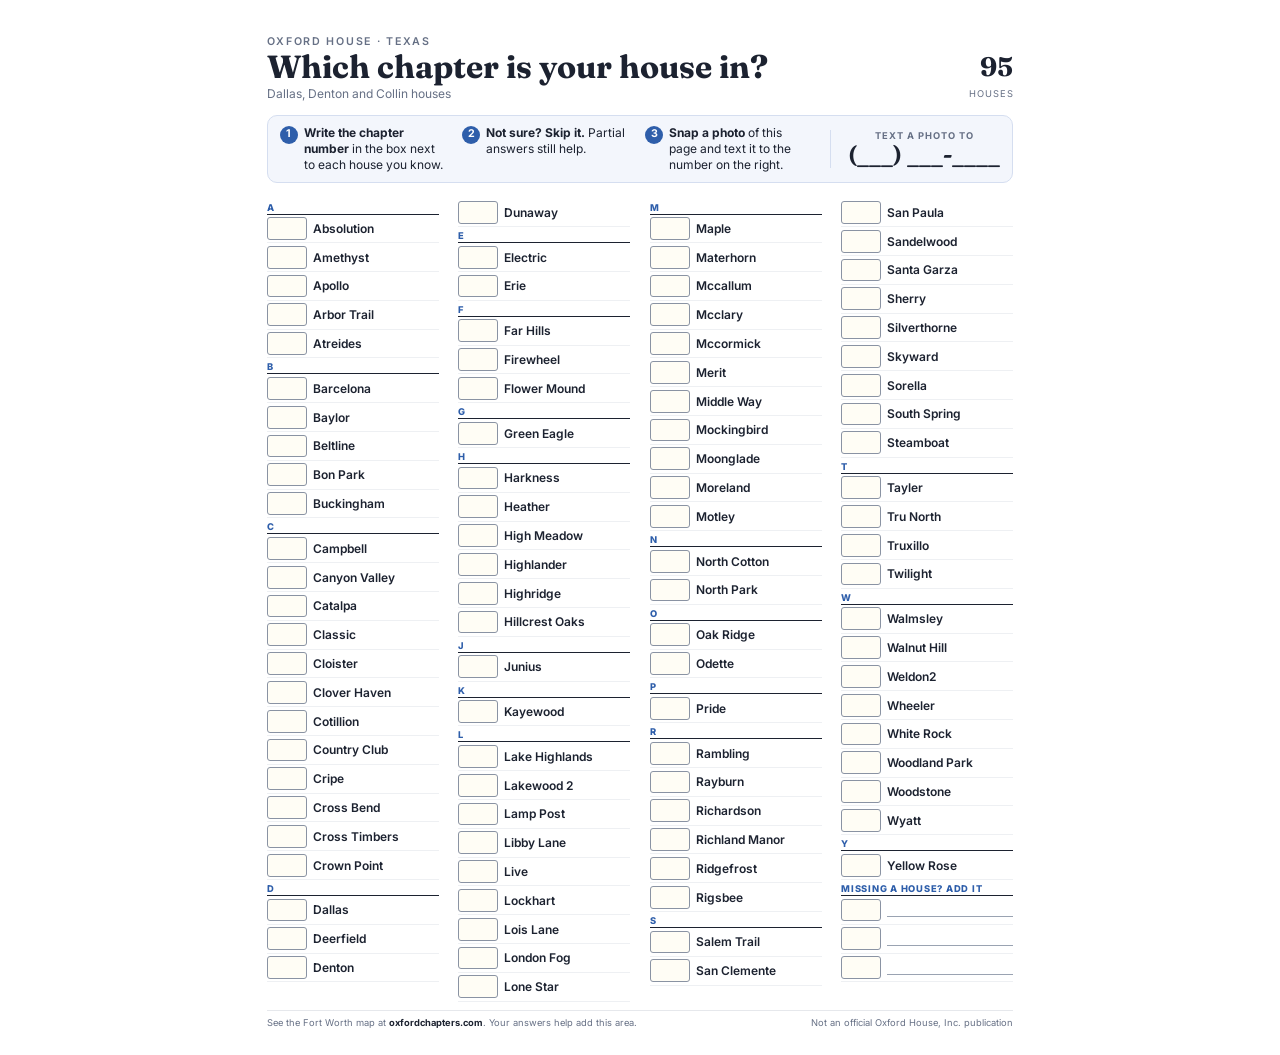
<file: meetup.html>
<!doctype html>
<html lang="en">
<head>
  <meta charset="utf-8">
  <meta name="viewport" content="width=device-width, initial-scale=1">
  <title>Chapter Sign-in Sheet</title>
  <!-- One-page paper sheet for meetups: just house names (A–Z) with a box for each chapter number.
       The "text a photo to" number is passed in the URL (?text=5551234567) so it never lives in the repo. -->
  <link rel="preconnect" href="https://fonts.googleapis.com">
  <link rel="preconnect" href="https://fonts.gstatic.com" crossorigin>
  <link href="https://fonts.googleapis.com/css2?family=Fraunces:opsz,wght@9..144,600;9..144,700&family=Inter:wght@400;500;600;700;800&display=swap" rel="stylesheet">
  <style>
    @page { size: letter; margin: 0; }
    :root { --ink: #1c2230; --muted: #667085; --line: #e6e8ec; --accent: #2e5eaa; --rowh: 0.3in; }
    * { box-sizing: border-box; }
    html, body { margin: 0; background: #fff; }
    body { font-family: Inter, system-ui, sans-serif; color: var(--ink); -webkit-print-color-adjust: exact; print-color-adjust: exact; }
    .page {
      width: 8.5in; height: 10.99in; padding: 0.36in 0.36in 0.28in; margin: 0 auto;
      display: flex; flex-direction: column; overflow: hidden;
    }
    header { display: flex; justify-content: space-between; align-items: flex-end; gap: 0.2in; }
    .eyebrow { font-size: 8pt; font-weight: 600; letter-spacing: .16em; text-transform: uppercase; color: var(--muted); }
    h1 { font-family: Fraunces, Georgia, serif; font-weight: 700; font-size: 24pt; line-height: 1.05; margin: 2px 0 0; }
    .sub { font-size: 9pt; color: var(--muted); margin-top: 3px; }
    .stat { text-align: right; }
    .stat b { display: block; font-family: Fraunces, Georgia, serif; font-size: 20pt; line-height: 1; }
    .stat span { font-size: 7pt; color: var(--muted); text-transform: uppercase; letter-spacing: .1em; }

    .how {
      margin-top: 0.14in; display: grid; grid-template-columns: 1fr auto; gap: 0.18in; align-items: center;
      background: #f3f6fc; border: 1px solid #d5def0; border-radius: 10px; padding: 9px 12px;
    }
    .steps { display: flex; gap: 0.16in; font-size: 9pt; line-height: 1.35; }
    .step { display: flex; gap: 6px; align-items: flex-start; flex: 1; }
    .step b.num {
      flex: none; width: 18px; height: 18px; border-radius: 50%; background: var(--accent); color: #fff;
      font-size: 8pt; display: flex; align-items: center; justify-content: center; margin-top: 1px;
    }
    .send { text-align: center; border-left: 1px solid #d5def0; padding-left: 0.18in; }
    .send small { display: block; font-size: 7pt; font-weight: 700; letter-spacing: .1em; text-transform: uppercase; color: var(--muted); }
    .send .phone { font-family: Fraunces, Georgia, serif; font-size: 18pt; font-weight: 700; white-space: nowrap; line-height: 1.15; }

    .list { flex: 1; min-height: 0; margin-top: 0.16in; column-count: 4; column-gap: 0.2in; column-fill: auto; }
    .letter {
      break-after: avoid; break-inside: avoid; font-size: 7pt; font-weight: 800; color: var(--accent);
      letter-spacing: .08em; padding: 3px 0 1px; border-bottom: 1.4px solid var(--ink);
    }
    .row {
      break-inside: avoid; display: grid; grid-template-columns: 0.42in minmax(0, 1fr); column-gap: 6px;
      align-items: center; height: var(--rowh); border-bottom: 1px solid #eef0f3; font-size: 9pt;
    }
    .row .box { height: calc(var(--rowh) - 6px); border: 1px solid #8a93a3; border-radius: 3px; background: #fffdf5; }
    .row .name { font-weight: 600; white-space: nowrap; overflow: hidden; text-overflow: ellipsis; }
    .row .blank { border-bottom: 1px solid #9aa3b2; height: 14px; }

    footer { display: flex; justify-content: space-between; font-size: 7pt; color: var(--muted); margin-top: 0.08in; padding-top: 0.06in; border-top: 1px solid var(--line); }
    footer b { color: var(--ink); }
  </style>
</head>
<body>
  <div class="page">
    <header>
      <div>
        <div class="eyebrow">Oxford House · Texas</div>
        <h1>Which chapter is your house in?</h1>
        <div class="sub" id="subtitle"></div>
      </div>
      <div class="stat"><b id="n-houses">–</b><span>Houses</span></div>
    </header>

    <div class="how">
      <div class="steps">
        <div class="step"><b class="num">1</b><span><b>Write the chapter number</b> in the box next to each house you know.</span></div>
        <div class="step"><b class="num">2</b><span><b>Not sure? Skip it.</b> Partial answers still help.</span></div>
        <div class="step"><b class="num">3</b><span><b>Snap a photo</b> of this page and text it to the number on the right.</span></div>
      </div>
      <div class="send"><small>Text a photo to</small><div class="phone" id="phone">(___) ___-____</div></div>
    </div>

    <div class="list" id="list"></div>

    <footer>
      <span>See the Fort Worth map at <b>oxfordchapters.com</b>. Your answers help add this area.</span>
      <span>Not an official Oxford House, Inc. publication</span>
    </footer>
  </div>

  <script src="js/geo.js"></script>
  <script>
  (async () => {
    const esc = s => String(s ?? '').replace(/[&<>"']/g, c => ({ '&': '&amp;', '<': '&lt;', '>': '&gt;', '"': '&quot;', "'": '&#39;' }[c]));
    const params = new URLSearchParams(location.search);
    const digits = (params.get('text') || '').replace(/\D/g, '').replace(/^1(?=\d{10}$)/, '');
    if (digits.length === 10) document.getElementById('phone').textContent = `(${digits.slice(0, 3)}) ${digits.slice(3, 6)}-${digits.slice(6)}`;

    const { regions } = await fetch('data/regions.json').then(r => r.json());
    const region = regions.find(r => r.id === (params.get('region') || 'dallas-area')) || regions[0];
    const houses = Geo.parseCsv(await fetch(region.housesCsv).then(r => r.text()))
      .sort((a, b) => a.name.localeCompare(b.name));
    document.getElementById('subtitle').textContent = region.name.replace(/ · /g, ', ').replace(/, ([^,]+)$/, ' and $1') + ' houses';
    document.getElementById('n-houses').textContent = houses.length;

    // A–Z list with a small letter heading whenever the first letter changes.
    let html = '', last = '';
    for (const h of houses) {
      const first = h.name[0].toUpperCase();
      if (first !== last) { html += `<div class="letter">${esc(first)}</div>`; last = first; }
      html += `<div class="row"><span class="box"></span><span class="name">${esc(h.name)}</span></div>`;
    }
    html += '<div class="letter">MISSING A HOUSE? ADD IT</div>';
    const blanks = n => '<div class="row"><span class="box"></span><span class="blank"></span></div>'.repeat(n);
    const list = document.getElementById('list');

    // Tallest rows (easiest to write in) that still fit on one page, then fill leftover space with blank rows.
    await document.fonts.ready;
    const fits = () => list.scrollWidth <= list.clientWidth + 1;
    let rowIn = 0.34;
    for (; rowIn >= 0.18; rowIn -= 0.005) {
      document.documentElement.style.setProperty('--rowh', rowIn.toFixed(3) + 'in');
      list.innerHTML = html + blanks(3);
      if (fits()) break;
    }
    let extra = 3;
    while (extra < 12) { list.innerHTML = html + blanks(extra + 1); if (!fits()) break; extra++; }
    list.innerHTML = html + blanks(extra);

    document.body.dataset.truncated = [...list.querySelectorAll('.name')]
      .filter(e => e.scrollWidth > e.clientWidth + 0.5).map(e => e.textContent).join(' | ');
    document.body.dataset.fit = `${fits()} rowh=${rowIn.toFixed(3)} blanks=${extra}`;
  })();
  </script>
</body>
</html>
</file>
